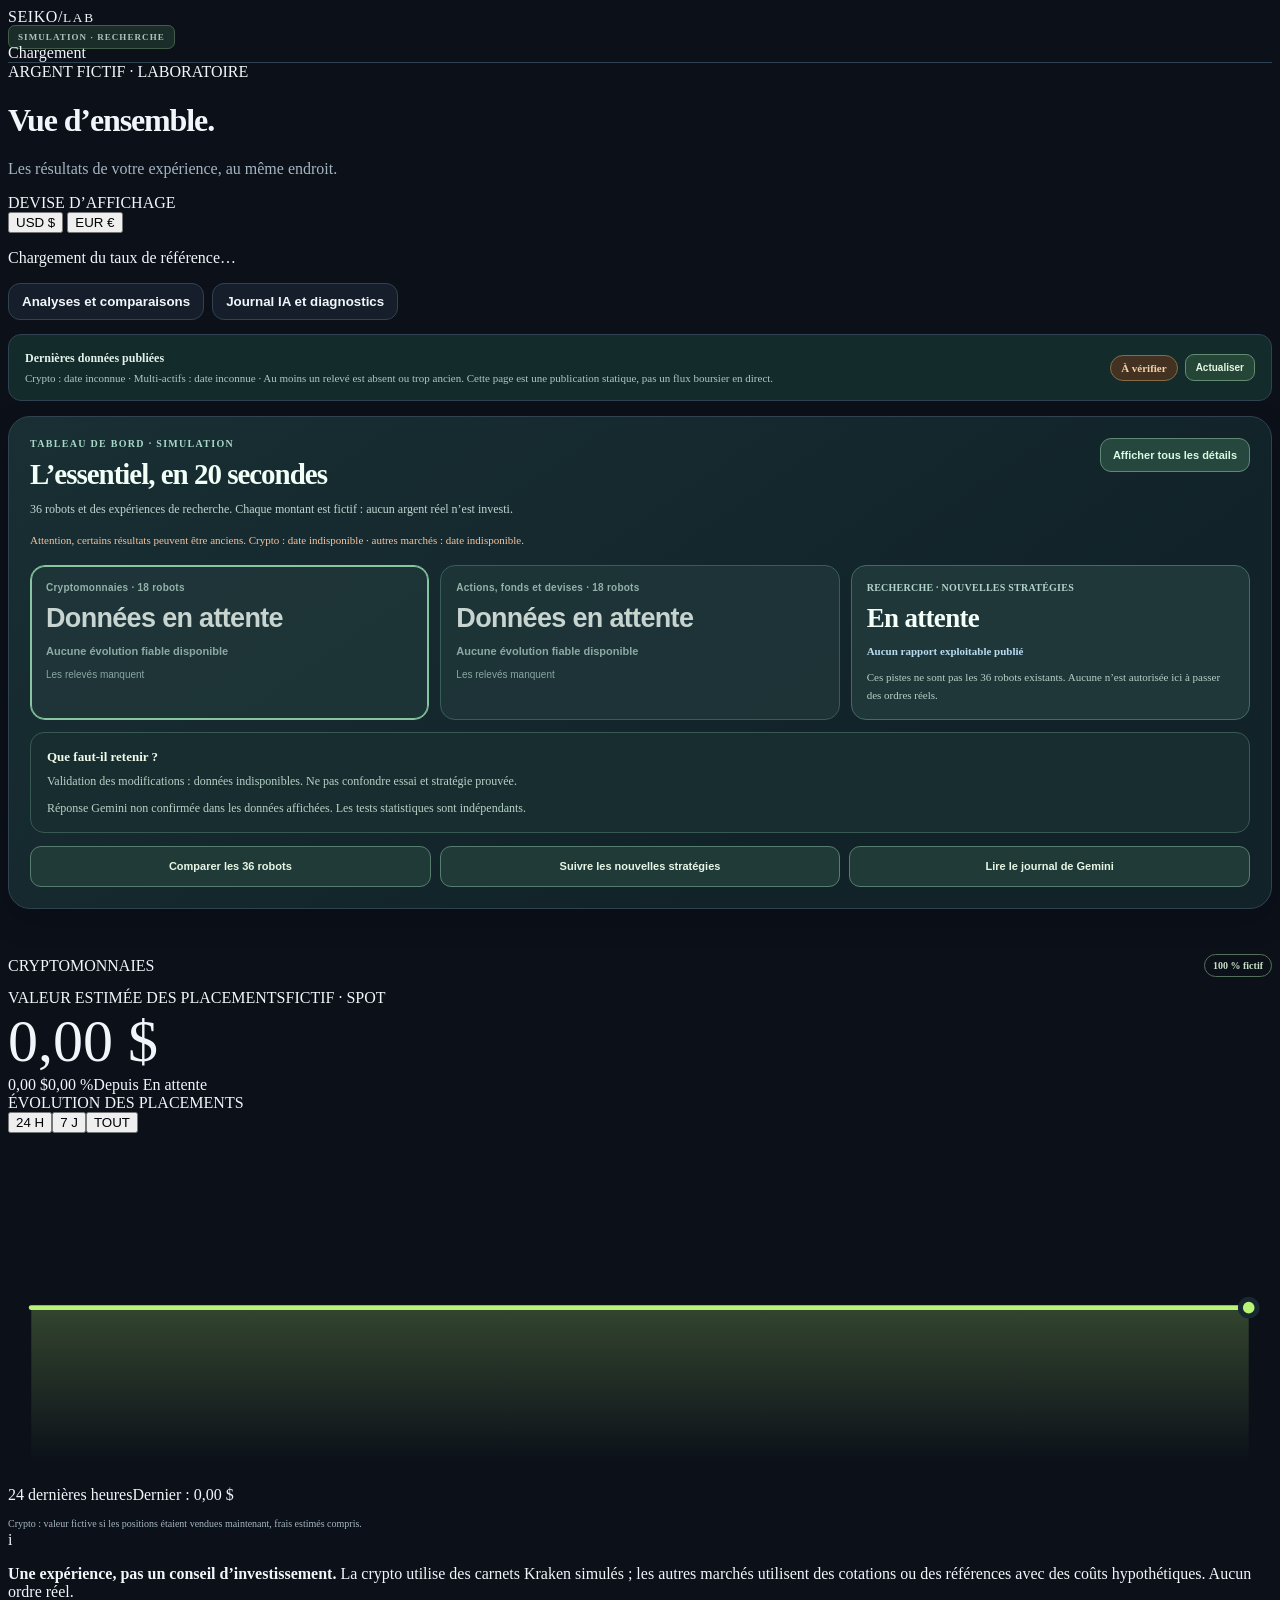
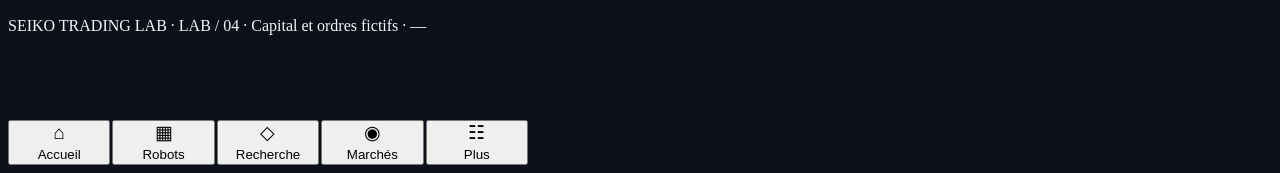
<file: site/index.html>
<!doctype html>
<html lang="fr"><head><meta charset="utf-8"><meta name="viewport" content="width=device-width,initial-scale=1,viewport-fit=cover"><meta name="theme-color" content="#0b1019"><meta name="description" content="Seiko Lab : 36 robots, deux portefeuilles de simulation et une recherche multi-marchés transparente."><title>Seiko Lab — Simulations et recherche</title><style>/*__CSS__*/</style><link rel="stylesheet" href="./lab04-overview.css?v=4"><link rel="stylesheet" href="./lab04-analysis.css?v=4.2"><link rel="stylesheet" href="./lab04-markets.css?v=4"><link rel="stylesheet" href="./lab04-clarity.css?v=5"><link rel="stylesheet" href="./lab04-simple.css?v=6"><link rel="stylesheet" href="./lab04-guide.css?v=7"><link rel="stylesheet" href="./lab04-focus.css?v=8"><link rel="stylesheet" href="./lab04-premium.css?v=1"></head>
<body><div class="app-shell" id="app">
<header class="topbar"><div class="brand" aria-label="Seiko Lab"><div class="brand-icon"><span></span><span></span><span></span></div><div class="brand-word">SEIKO<span class="brand-slash">/</span><small>LAB</small></div></div><span class="release-tag" aria-label="Version de l’interface">SIMULATION · RECHERCHE</span><div class="live-status" id="live-status"><span class="status-light"></span><span id="status-text">Chargement</span></div></header>
<div class="page-heading"><span class="eyebrow" id="page-eyebrow">ARGENT FICTIF · LABORATOIRE</span><h1 id="page-title">Vue d’ensemble<span class="title-period">.</span></h1><p id="page-subtitle">Les résultats de votre expérience, au même endroit.</p></div>
<div class="display-currency" aria-label="Devise d'affichage">
  <div class="display-currency-controls"><span class="display-currency-label">DEVISE D’AFFICHAGE</span>
    <div class="display-currency-switch" role="group" aria-label="Passer de dollars en euros">
      <button type="button" data-currency="USD" class="is-active" aria-pressed="true">USD <span>$</span></button>
      <button type="button" data-currency="EUR" aria-pressed="false">EUR <span>€</span></button>
    </div>
  </div>
  <p class="display-fx-note" id="fx-note">Chargement du taux de référence…</p>
</div>
<main>
<div class="premium-shortcuts" aria-label="Accès aux analyses détaillées"><button type="button" data-view="analysis">Analyses et comparaisons</button><button type="button" data-view="desk">Journal IA et diagnostics</button></div>
<section id="view-home" class="view is-visible" aria-label="Tableau de bord des expériences">
<section class="lab-freshness" aria-label="Fraîcheur des relevés"><div><strong>Dernières données publiées</strong><p id="lab-freshness-detail">Vérification de la dernière publication…</p></div><div class="lab-freshness-actions"><span id="lab-freshness-badge">Vérification</span><button id="lab-refresh" type="button" title="Recharger les derniers relevés publiés">Actualiser</button></div></section>
<section class="ait-beginner-note"><strong>Tu regardes quoi ici ?</strong>
<p>36 robots testent des idées avec de l’argent fictif : 20 $ chacun, soit 720 $ au total. Les gains et pertes affichés sont simulés, pas de l’argent à retirer.</p>
<details><summary>Comprendre capital, position et rendement</summary><p><b>Capital</b> : valeur actuelle de la mise de départ. <b>Position</b> : ce que le robot détient. <b>Rendement</b> : évolution en pourcentage depuis le début.</p></details></section>
<section class="ait-journey" aria-label="Comment fonctionne ce laboratoire ?">
 <div class="ait-journey-heading"><strong>Comment ça fonctionne, en une minute</strong><span>Tout est fictif</span></div>
 <div class="ait-step-track" aria-label="Étapes de fonctionnement">
  <span>1. Observer les prix</span><span>2. Simuler les décisions</span><span>3. Mesurer les résultats</span><span>4. Tester les idées de l'IA</span>
 </div>
 <details><summary>Comprendre chaque étape, avec des exemples</summary>
  <ol class="ait-journey-list">
   <li><strong>Les marchés fournissent des prix.</strong> Par exemple, le prix observé d'un bitcoin. Si une source ne répond pas, nous ne fabriquons pas de prix.</li>
   <li><strong>Chaque robot suit sa propre règle.</strong> L'un conserve son placement, un autre cherche une hausse de prix, un troisième attend une baisse. Il peut acheter, vendre ou ne rien faire.</li>
   <li><strong>Chaque décision est simulée.</strong> Un achat virtuel utilise une partie des 20 $ du robot, avec des frais estimés. Rien n'est envoyé à une banque ou à une plateforme de trading.</li>
   <li><strong>Le site suit ce qu'il reste.</strong> Valeur du placement + argent non investi = valeur totale estimée du robot. La courbe montre l'évolution de cette valeur.</li>
   <li><strong>Gemini propose des expériences.</strong> Son avis ne prouve pas qu'une stratégie fonctionne. Une autre partie du programme vérifie les résultats sur de nouvelles données, les frais et les baisses possibles.</li>
   <li><strong>Les changements sont bloqués tant que les preuves manquent.</strong> Les robots de référence ne sont jamais modifiés et aucun ordre réel n'est possible.</li>
  </ol>
 </details>
 <details class="ait-words"><summary>Dictionnaire des mots du site</summary>
 <dl>
  <dt>Capital et valeur actuelle</dt><dd>Argent virtuel encore disponible, plus valeur estimée du placement que le robot détient.</dd>
  <dt>Gain, perte, variation ou rendement</dt><dd>Différence depuis les 20 $ fictifs de départ, exprimée en dollars ou en pourcentage. Rien n'est retirable.</dd>
  <dt>Liquidités</dt><dd>Part de l'argent fictif qui n'est pas investie dans un actif à ce moment.</dd>
  <dt>Position et unités</dt><dd>Ce que le robot possède virtuellement et sa quantité ; une fraction de bitcoin peut être minuscule.</dd>
  <dt>Période de prix ou bougie</dt><dd>Une période de prix déjà terminée, par exemple une heure. Le robot évite de décider sur une période encore en cours.</dd>
  <dt>Frais, spread et glissement</dt><dd>Coûts simulés : commissions, écart entre prix pour acheter et vendre, et différence possible lors d'une exécution.</dd>
  <dt>Robot témoin</dt><dd>Robot qui conserve simplement son actif pour servir de point de comparaison.</dd>
  <dt>Variante en test</dt><dd>Autre version de la stratégie essayée séparément sur de nouveaux prix, sans changer le robot.</dd>
  <dt>Gemini</dt><dd>IA qui analyse les rapports et propose des essais. Elle ne passe pas les ordres et n'approuve pas directement les changements.</dd>
  <dt>Baleine et transfert</dt><dd>Une baleine serait un acteur très important. Une adresse qui déplace une grosse somme n'est pas forcément une baleine et ne prouve aucun achat.</dd>
  <dt>Action, ETF, devise et crypto</dt><dd>Différents types d'actifs. Certains cours sont indicatifs ou retardés ; ils ne sont pas des prix d'exécution garantis.</dd>
 </dl></details>
</section>
<div class="lab-overview">
 <div class="lab-overview-top"><div><span class="eyebrow">SIMULATIONS · SANS ARGENT RÉEL</span><h2>Deux équipes de robots.<br><span>Des essais sans argent réel.</span></h2></div><div class="lab-overview-counter"><strong id="overview-bots">36</strong><small>robots<br>expérimentaux</small></div></div>
 <p>Deux groupes indépendants de 18 robots. Clique sur un groupe pour voir sa valeur actuelle, sa hausse ou sa baisse. Les deux historiques ne sont pas mélangés.</p>
 <div class="lab-tiles" role="group" aria-label="Sélectionner un portefeuille">
  <button class="lab-tile is-selected" type="button" data-lab="crypto" aria-pressed="true">
   <span class="lab-tile-top"><span class="lab-tile-glyph">₿</span><span class="lab-tile-status">CRYPTO · SIMULATION</span></span>
   <span class="lab-tile-name">Crypto <small>18 stratégies · 20 $ / robot</small></span>
   <span class="lab-tile-value" id="overview-crypto-value">—</span>
   <span class="lab-tile-bottom"><span id="overview-crypto-return">—</span><span id="overview-crypto-age">—</span></span>
  </button>
  <button class="lab-tile" type="button" data-lab="multi" aria-pressed="false">
   <span class="lab-tile-top"><span class="lab-tile-glyph">◈</span><span class="lab-tile-status">ACTIONS ET AUTRES MARCHÉS</span></span>
   <span class="lab-tile-name">Multi-actifs <small>18 stratégies · 20 $ / robot</small></span>
   <span class="lab-tile-value" id="overview-multi-value">—</span>
   <span class="lab-tile-bottom"><span id="overview-multi-return">—</span><span id="overview-multi-age">—</span></span>
  </button>
 </div>
</div>
<article class="hero-card"><div class="hero-context"><span id="hero-portfolio-kind" class="eyebrow">PORTEFEUILLE CRYPTO</span><span class="hero-context-badge">100 % fictif</span></div><div class="hero-glow" aria-hidden="true"></div><div class="hero-head"><span class="overline" id="hero-capital-label">VALEUR DES PLACEMENTS FICTIFS</span><span class="hero-small-tag">USD · FICTIF</span></div><div class="hero-money" id="portfolio-value">—</div><div class="hero-performance"><span id="portfolio-profit" class="profit-amount">—</span><span id="portfolio-percent" class="profit-percent">—</span><span class="hero-meta" id="hero-since">depuis son lancement</span></div><div class="chart-toolbar"><span class="section-overline">ÉVOLUTION DES PLACEMENTS</span><div class="range-control" id="range-control" role="group" aria-label="Période du graphique"><button data-range="1d" class="is-active">24 H</button><button data-range="7d">7 J</button><button data-range="all">TOUT</button></div></div><div class="portfolio-chart" id="portfolio-chart" role="img" aria-label="Courbe du capital fictif"><div class="chart-empty">Lecture des relevés…</div></div><div class="chart-foot"><span id="chart-period">Historique des simulations</span><span id="chart-last">—</span></div><p class="chart-clarification" id="chart-clarification">Valorisation après frais de sortie estimés. Historique propre à cette expérience.</p></article>
<div class="quick-stats"><article class="quick-stat"><div class="stat-icon bots-icon">◈</div><div><span class="stat-label">ROBOTS SUIVIS</span><strong id="stat-bots">—</strong></div></article><article class="quick-stat"><div class="stat-icon deals-icon">↗</div><div><span class="stat-label">ACHATS ET VENTES FICTIFS</span><strong id="stat-trades">—</strong></div></article></div>
<section class="journey-card" aria-label="Suivi de l’expérience" id="experiment-timeline">
  <div class="journey-top"><div><span class="eyebrow">JOURNAL DE BORD</span><h2>Notre expérience, jour après jour.</h2></div><span class="journey-day" id="lab-day">J+0</span></div>
  <div class="journey-data"><div><small>PREMIÈRE SIMULATION</small><strong id="lab-start">—</strong></div><div><small>DURÉE ÉCOULÉE</small><strong id="lab-duration">—</strong></div></div>
  <div class="journey-progress-head"><span>Premier bilan · 7 jours</span><strong id="lab-progress-label">—</strong></div>
  <div class="journey-progress" role="progressbar" aria-label="Avancement vers le bilan des sept jours" aria-valuemin="0" aria-valuemax="100" aria-valuenow="0" id="lab-progress"><span id="lab-progress-fill"></span></div>
  <div class="journey-foot"><span>Départ <strong>28 oct.</strong></span><span id="lab-review">Bilan <strong>4 nov.</strong></span></div>
</section>
<div class="section-header"><div><span class="eyebrow">FOCUS CRYPTO</span><h2>À suivre dans le labo</h2></div><button class="text-action" id="open-all-robots">Tous les robots <span>↗</span></button></div><div class="highlights" id="highlights"></div>
<div class="notice"><div class="notice-badge">i</div><p><strong>Une expérience, pas un conseil d’investissement.</strong> La crypto utilise des carnets Kraken simulés ; les autres marchés utilisent des cotations ou des références avec des coûts hypothétiques. Aucun ordre réel.</p></div></section>
<section id="view-robots" class="view" aria-label="Tous les robots" hidden>
<section class="ait-page-explain"><strong>Comment lire les robots ?</strong><p>Chaque ligne correspond à un robot avec sa propre mise de 20 $ fictifs. <b>Valeur</b> : combien vaudrait son argent actuellement. <b>Variation</b> : ce qu'il a gagné ou perdu depuis le départ. Ouvre une fiche pour voir ses décisions et ce qu'il possède.</p></section>
<div class="robot-lab-switch" role="group" aria-label="Univers des stratégies">
 <button type="button" data-robot-lab="all" class="is-active" aria-pressed="true"><span>Tous</span><small id="switch-all-count">36</small></button>
 <button type="button" data-robot-lab="crypto" aria-pressed="false"><span>Crypto</span><small>18</small></button>
 <button type="button" data-robot-lab="multi" aria-pressed="false"><span>Multi-actifs</span><small>18</small></button>
</div>
<div class="robot-page-intro"><span class="eyebrow">36 STRATÉGIES / 2 EXPÉRIENCES</span><p>Chaque robot démarre avec 20 $ fictifs. La variation indique simplement s’il a gagné ou perdu. Appuie sur un robot pour voir ce qu’il possède.</p></div>
<div class="robots-tools"><div class="search-wrap"><svg viewBox="0 0 24 24" fill="none" stroke="currentColor" stroke-width="1.8"><circle cx="10.7" cy="10.7" r="6.5"/><path d="m16 16 5 5"/></svg><input id="robot-search" type="search" placeholder="Rechercher une stratégie…" aria-label="Rechercher un robot"></div><label class="sort-label">TRIER <select id="robot-sort"><option value="return">Performance</option><option value="activity">Activité</option><option value="name">Nom</option></select></label></div>
<div class="filter-list" id="robot-filters" role="group" aria-label="Filtrer les robots"><button data-filter="all" class="is-active">Tous</button><button data-filter="positive">En hausse</button><button data-filter="negative">En baisse</button><button data-filter="inactive">Sans opération</button></div><div class="asset-filter-bar" id="crypto-asset-filters" role="group" aria-label="Filtrer par cryptomonnaie"><span>ACTIF</span><button data-coin="all" class="is-active">Tous</button><button data-coin="BTC">₿ BTC</button><button data-coin="ETH">Ξ ETH</button><button data-coin="SOL">◎ SOL</button></div>
<div class="list-caption"><span id="robots-count">— stratégies</span><span>VALEUR / VARIATION</span></div><div id="robot-list" class="robot-list"></div></section>
<section id="view-candidates" class="view" aria-label="Nouveaux robots expérimentaux" hidden><div class="research-idea"><h2>Nouveaux robots expérimentaux</h2><p>Suivi indépendant des 36 robots historiques. Capital fictif de départ : 20 dollars par stratégie, aucun ordre réel.</p><label for="candidate-select">Choisir une stratégie</label><select id="candidate-select"></select><div id="candidate-summary"></div><div id="candidate-chart"></div><p id="candidate-chart-note"></p></div></section>
<section id="view-analysis" class="view" aria-label="Analyse" hidden>
<section class="ait-page-explain"><strong>À quoi sert cette page ?</strong><p>Le laboratoire compare les robots, observe les gros transferts publics et vérifie si de nouvelles idées méritent d'être testées. <b>« En test » ne signifie pas « rentable ».</b> Les chiffres compliqués restent consultables plus bas, si tu veux aller plus loin.</p><p class="ait-dynamic" id="ait-proof-state">Lecture des résultats de validation…</p></section>
<details class="ait-words"><summary>Pourquoi aucune amélioration n'est encore approuvée ?</summary><p>Une idée est comparée à la stratégie d'origine sur de nouveaux prix, après sa création. Le laboratoire demande au moins 14 jours pour les cryptos et 30 jours pour les autres marchés, assez d'achats suivis de ventes et de nouveaux relevés. Il contrôle aussi les frais doublés, les baisses importantes et les prix manquants. Cela évite de confondre un coup de chance avec une vraie amélioration.</p></details>
<section class="research-panel" aria-labelledby="research-title">
 <div class="research-panel-head"><div>
  <span class="eyebrow">OBSERVATION AUTOMATIQUE</span>
  <h2 id="research-title">Ce que le labo apprend<span class="title-period">.</span></h2>
  <p>La progression des robots, les analyses de Gemini et les mouvements importants du marché en mots simples.</p>
 </div><span id="research-ai-state" class="research-panel-state">En attente</span></div>
 <div class="research-panel-metrics">
  <div><small>ROBOTS ANALYSÉS</small><strong id="research-bots">—</strong></div>
  <div><small>PISTES À VÉRIFIER</small><strong id="research-eligible">—</strong></div>
  <div><small>NOUVELLES IDÉES</small><strong id="research-ideas">—</strong></div>
 </div>
 <p id="research-status" class="research-panel-status">Première analyse automatique en attente.</p>

 <details class="lab-advanced"><summary>Fonctionnement technique et état du système</summary>
 <div class="research-panel-details" id="lab-operations-panel">
  <div class="section-header compact"><div><span class="eyebrow">TRANSPARENCE · FEUILLE DE ROUTE VIVANTE</span><h3>État réel du laboratoire</h3></div></div>
  <p class="micro-note" id="operations-status">Diagnostic des données et workflows en cours.</p>
  <div class="research-idea-list" id="operations-roadmap"></div>
  <details class="research-panel-details"><summary>Alertes de fiabilité et derniers workflows</summary>
   <div class="research-idea-list" id="operations-alerts"></div>
  </details>
  <p class="micro-note">Les expériences sont fictives. Les états « en test » ou « partiel » indiquent des limites encore présentes, pas une réussite garantie.</p>
 </div>
 <div class="research-panel-details" id="lab-hourly-panel">
  <div class="section-header compact"><div><span class="eyebrow">RECHERCHE INTRAJOURNALIÈRE</span><h3>Études horaires et candidats prospectifs</h3></div></div>
  <p class="micro-note" id="hourly-study-status">Premiers tests horaires en attente.</p>
  <div class="research-idea-list" id="hourly-study-list"></div>
  <p class="micro-note">Kraken 60 minutes ; backtests séparés chronologiquement, frais simulés et comparaisons au Hold. Les valorisations futures sont des approximations de simulation, non des transactions exécutables.</p>
 </div>
 </details>
 <div class="research-panel-details" id="robot-evolution-panel">
  <div class="section-header compact"><div><span class="eyebrow">JOURNAL DES DÉCISIONS · 36 ROBOTS</span><h3>Les améliorations en cours</h3></div></div>
  <p class="micro-note" id="evolution-summary">État des propositions, tests et réglages individuels en cours de chargement.</p>
  <div class="research-panel-metrics">
   <div><small>ROBOTS SUIVIS</small><strong id="evolution-total">—</strong></div>
   <div><small>VARIANTES EN TEST</small><strong id="evolution-testing">—</strong></div>
   <div><small>MODIFICATIONS VALIDÉES</small><strong id="evolution-activated">—</strong></div>
  </div>
  <details class="lab-advanced"><summary>Voir le détail des tests de chaque robot</summary>
<label class="micro-note" for="evolution-filter">Afficher les robots</label>
  <select id="evolution-filter" aria-label="Filtrer les robots par état">
   <option value="all">Les 36 robots</option>
   <option value="crypto">Crypto</option>
   <option value="multi">Multi-actifs</option>
   <option value="testing_proposal">En test</option>
   <option value="tuning_activated">Réglages activés automatiquement</option>
  </select>
  <div class="research-idea-list" id="evolution-bot-list" aria-live="polite"></div>
  <details class="research-panel-details">
   <summary>Historique détaillé des décisions et modifications</summary>
   <div id="evolution-event-list" class="research-idea-list"></div>
  </details>
  <p class="micro-note">Les 12 robots Hold sont des témoins immuables. Une IA peut suggérer un réglage, mais seule une comparaison prospective indépendante après frais peut autoriser sa modification en simulation. Aucun ordre réel, ni code IA exécuté.</p>
 </details>
 </div>
<details class="lab-advanced"><summary>Indicateurs de marché et études approfondies</summary>
<div class="research-panel-details" id="market-intelligence-panel">
  <div class="section-header compact"><div><span class="eyebrow">DONNÉES EXTERNES VÉRIFIÉES</span><h3>Intelligence de marché</h3></div></div>
  <div class="research-panel-metrics">
   <div><small>SENTIMENT DU MARCHÉ</small><strong id="intel-sentiment">—</strong></div>
   <div><small>TVL DEFI ETHEREUM</small><strong id="intel-ethereum">—</strong></div>
   <div><small>STABLECOINS USD</small><strong id="intel-stablecoins">—</strong></div>
  </div>
  <p class="micro-note" id="intel-whales">Baleines : aucun wallet vérifié configuré.</p>
  <p class="micro-note">Sources : <a href="https://alternative.me/crypto/fear-and-greed-index/" target="_blank" rel="noopener">Alternative.me</a> et <a href="https://defillama.com/" target="_blank" rel="noopener">DeFiLlama</a>. Indicateurs descriptifs, jamais des ordres d'achat.</p>
 </div>
 <div class="research-panel-details" id="market-pulse-panel">
  <div class="section-header compact"><div><span class="eyebrow">VEILLE AUTOMATIQUE · 2 H</span><h3>État du marché</h3></div></div>
  <p class="micro-note" id="pulse-status">Chargement de l'étude des marchés.</p>
  <div class="research-idea-list" id="market-pulse-assets"></div>
  <p class="micro-note" id="pulse-whales">Échantillon de transferts publics en attente.</p>
  <p class="micro-note">Les transferts de stablecoins ne prouvent aucun achat ou vente. Échantillon limité, pas de couverture exhaustive.</p>
 </div>
 </details>
<div class="research-panel-details" id="whale-radar-panel">
  <div class="section-header compact"><div><span class="eyebrow">ETHEREUM · TRANSFERTS PUBLICS</span><h3>Mouvements importants détectés</h3></div></div>
  <p id="whale-radar-status" class="micro-note">Chargement de l'échantillon USDC/USDT.</p>
  <div class="whale-radar-stats"><div><small>GROS TRANSFERTS</small><strong id="whale-radar-count">—</strong></div><div><small>ADRESSES REPÉRÉES</small><strong id="whale-radar-wallets">—</strong></div><div><small>NOUVEAUX MOUVEMENTS</small><strong id="whale-radar-new">—</strong></div></div>
  <h4>Mouvements les plus importants</h4>
  <div id="whale-radar-highlights" class="research-idea-list"></div>
  <details class="lab-advanced"><summary>Autre réseau crypto : Base (facultatif)</summary>
  <div class="research-panel-details" id="base-usdc-panel">
   <strong>Autre réseau : Base</strong>
   <p id="base-usdc-status" class="micro-note">Échantillon USDC en préparation.</p>
   <div id="base-usdc-list" class="research-idea-list"></div>
  </div></details>
  <details class="radar-details"><summary>Adresses actives dans l'échantillon</summary><div id="whale-radar-addresses" class="research-idea-list"></div></details>
  <details class="lab-advanced"><summary>Voir les adresses suivies et leur historique</summary><h4>Suivi d’adresses publiques</h4>
  <p id="whale-radar-follow-status" class="micro-note">Collecte complémentaire en attente.</p>
  <div id="whale-radar-follow-list" class="research-idea-list"></div></details>
  <p class="micro-note">Montants nominaux approximatifs. Flux entrants/sortants calculés uniquement dans l'échantillon, pas solde complet. Aucune identité de baleine, aucune transaction d'achat/vente ni opportunité de trading vérifiée. <a href="https://eth.blockscout.com/" target="_blank" rel="noopener noreferrer">Source : Blockscout</a>.</p>
 </div>
 <details class="lab-advanced"><summary>Expériences et statistiques avancées</summary>
<div class="research-panel-details" id="forward-incubator-panel">
  <div class="section-header compact"><div><span class="eyebrow">INCUBATEUR PROSPECTIF</span><h3>Nouveaux challengers autonomes</h3></div></div>
  <p class="micro-note" id="forward-incubator-status">Expériences prospectives en préparation.</p>
  <div class="research-idea-list" id="forward-incubator-list"></div>
  <p class="micro-note">Paramètres issus d'une grille statistique contrôlée, jamais du code exécuté depuis une réponse IA. Capital fictif : 20 $ par candidat, sans modifier les 36 robots de référence.</p>
 </div>
 <div class="research-panel-details">
  <div class="section-header compact"><div><span class="eyebrow">TESTS DÉJÀ EXÉCUTÉS</span><h3>Challengers historiques</h3></div></div>
  <p class="micro-note">Comparaison sur 8 fenêtres chronologiques par actif, avec frais simulés. Aucun résultat ne garantit une performance future.</p>
  <div class="research-idea-list" id="challenger-evaluations"></div>
 </div>
 <div class="research-panel-details" id="ai-review-panel">
  <div class="section-header compact"><div><span class="eyebrow">IA / DIAGNOSTIC DE ROBUSTESSE</span><h3>Optimisation sous contrôle</h3></div></div>
  <p class="micro-note" id="ai-review-summary">Lecture des tests historiques en attente.</p>
  <div class="research-idea-list" id="ai-experiment-list"></div>
  <p class="micro-note">Ces pistes n’ajustent pas les 36 robots. Une amélioration n’est retenue qu’après de nouveaux tests hors échantillon, frais et risque compris.</p>
 </div>
 <details class="research-panel-details">
  <summary>Consulter les hypothèses et leurs critères de validation</summary>
  <div id="research-idea-list" class="research-idea-list"></div>
 </details>
 </details>
<p class="research-panel-footer" id="research-updated">Historique des robots préservé. Aucun ordre réel.</p>
</section>
<details class="lab-advanced lab-compare"><summary>Comparaison et explications techniques (facultatif)</summary>
<section class="cross-analysis" aria-labelledby="cross-analysis-title">
 <div class="cross-analysis-heading"><div><span class="eyebrow">DEUX EXPÉRIENCES DISTINCTES</span><h2 id="cross-analysis-title">Comparer sans confondre.</h2><p>Les mises de départ sont identiques, mais les dates, les marchés et la qualité des cotations diffèrent. Aucun résultat n'est encore validé.</p></div><span class="cross-analysis-pill" id="cross-analysis-stage">Échantillon insuffisant</span></div>
 <div class="cross-scorecard" id="cross-scorecard"></div>
 <div class="cross-chart-wrap"><div class="cross-chart-head"><strong>Historique du portefeuille multi-actifs</strong><small>Valorisation depuis le démarrage</small></div><div id="multi-analysis-chart" class="cross-chart"></div></div>
 <div class="cross-risk-grid" id="cross-risk-grid"></div>
 <p class="cross-method">Crypto : carnet Kraken et frais taker simulés. Multi-actifs : cotations publiques non officielles / références BCE et coûts estimés. Les dividendes et la fiscalité ne sont pas encore traités.</p>
</section>
<div class="analysis-intro"><span class="eyebrow">LIRE AU-DELÀ DES CHIFFRES</span><h2>Zoom sur les cryptos.</h2><p>Analyse spécifique aux 18 robots crypto. Les autres stratégies sont évaluées séparément ci-dessus.</p></div>
<div class="analysis-stats"><article class="analysis-tile"><span>STRATÉGIES EN GAIN</span><strong id="analysis-winners">—</strong><small>Rendement supérieur à zéro</small></article><article class="analysis-tile"><span>STRATÉGIES EN PERTE</span><strong id="analysis-losers">—</strong><small>Rendement inférieur à zéro</small></article><article class="analysis-tile"><span>FRAIS SIMULÉS</span><strong id="analysis-fees">—</strong><small>Frais cumulés modélisés</small></article><article class="analysis-tile"><span>STRATÉGIES INACTIVES</span><strong id="analysis-idle">—</strong><small>Aucun ordre encore passé</small></article></div>
<article class="surface analysis-card"><div class="section-header compact"><div><span class="eyebrow">PAR CRYPTOMONNAIE</span><h2>Performance des groupes</h2></div></div><div id="asset-breakdown" class="asset-breakdown"></div><p class="micro-note">Somme des résultats des robots associés à chaque actif ; ce n'est pas le rendement du marché lui-même.</p></article>
<article class="surface analysis-card insight-card" id="experiment-insights"><div class="section-header compact"><div><span class="eyebrow">QUALITÉ DES RÉSULTATS</span><h2>Les chiffres derrière le classement</h2></div><span class="insight-tag" id="insight-samples">— relevés</span></div>
<div class="insight-grid"><div class="insight-metric"><small>BAISSE MAXIMALE OBSERVÉE</small><strong id="insight-drawdown">—</strong><span>Portefeuille total · relevés disponibles</span></div><div class="insight-metric"><small>ROBOTS AYANT TRADÉ</small><strong id="insight-activity">—</strong><span>Au moins une transaction</span></div><div class="insight-metric"><small>MEILLEUR ROBOT</small><strong id="insight-best">—</strong><span id="insight-best-name">—</span></div><div class="insight-metric"><small>PLUS FAIBLE ROBOT</small><strong id="insight-worst">—</strong><span id="insight-worst-name">—</span></div></div><p class="micro-note">La baisse maximale n’est calculée que sur les relevés enregistrés : elle ne décrit pas toutes les variations intra-bougie.</p></article>
<article class="surface analysis-card"><div class="section-header compact"><div><span class="eyebrow">POINTS DE COMPARAISON</span><h2>Nos robots face à « acheter et conserver »</h2></div></div><div class="benchmark-grid" id="benchmark-grid"></div><p class="micro-note">Comparaison indicative par crypto : rendement moyen des stratégies actives contre le robot Hold du même actif, depuis le début du test. Les risques et les fréquences de transaction diffèrent.</p></article>
<article class="surface analysis-card review-card"><div class="section-header compact"><div><span class="eyebrow">CALENDRIER DU LABORATOIRE</span><h2>Les prochains rendez-vous</h2></div></div><div class="review-milestones"><div><span class="milestone-index">01</span><div><strong>Premier bilan · J+7</strong><small id="review-one">—</small></div></div><div><span class="milestone-index">02</span><div><strong>Comparaison des améliorations · J+14</strong><small id="review-two">—</small></div></div></div><p class="micro-note">Dates de référence pour analyser les résultats. Une semaine reste insuffisante pour prouver qu’une stratégie est rentable à long terme.</p></article>



<article class="surface analysis-card" id="trade-journal">
  <div class="section-header compact"><div><span class="eyebrow">JOURNAL DES ORDRES</span><h2>Pourquoi les robots ont agi.</h2></div><span class="insight-tag">Opérations simulées</span></div>
  <p class="micro-note">Heure, conditions du signal, prix estimé et frais pour chaque tentative enregistrée. Une exécution simulée ne représente pas une transaction passée sur un compte réel.</p>
  <div class="trade-journal-list" id="trade-journal-list"></div>
  <button class="text-action trade-show-all" id="trade-journal-toggle" type="button" hidden>Afficher les événements</button>
</article>
<article class="surface analysis-card"><span class="eyebrow">PROTOCOLE D’EXPÉRIENCE</span><h2>Comment lire nos chiffres</h2><div class="method-list"><div><span>01</span><p><strong id="initial-per-robot">20 $ fictifs par robot.</strong> Tous partent du même montant initial, indépendamment.</p></div><div><span>02</span><p><strong>Coûts intégrés.</strong> Les frais et les coûts estimés dépendent du marché : 0,8 % taker pour le modèle crypto V2 ; modèle indicatif distinct pour les titres.</p></div><div><span>03</span><p><strong>Simulations distinctes.</strong> Les carnets Kraken sont observés après signal ; les prix actions/ETF et taux BCE ne garantissent aucune exécution réelle.</p></div><div><span>04</span><p><strong>Pas de conclusion hâtive.</strong> Quelques heures ou jours ne prouvent pas qu'un robot est rentable.</p></div></div></article></details></section>

<section id="view-explore" class="view" aria-label="Explorer les marchés" hidden>
  <section class="ait-page-explain"><strong>Pourquoi observer les marchés ?</strong><p>Les robots ont besoin de prix pour prendre leurs décisions fictives. Ici tu vois ce qu'ils suivent. Un prix affiché peut être retardé ou indicatif ; cela ne signifie pas qu'on pourrait réellement acheter à ce prix.</p><details><summary>Qu'est-ce qu'une action, un ETF ou une devise ?</summary><p><b>Action :</b> petite part d'une entreprise. <b>ETF :</b> fonds qui réunit plusieurs titres. <b>Devise :</b> monnaie, par exemple l'euro face au dollar. <b>Crypto :</b> actif numérique comme le bitcoin. Tous ces placements peuvent perdre de la valeur.</p></details></section>
<div class="market-intro">
    <span class="eyebrow">MARCHÉS ACTIFS / PROSPECTION</span>
    <h2>Les marchés,<br>en clair<span class="title-period">.</span></h2>
    <p>Neuf instruments suivis dans une expérience séparée, puis treize univers supplémentaires à étudier. Sources, qualité des prix et limites sont détaillées sans embellir les résultats.</p>
  </div>
  <section class="multi-live" aria-labelledby="multi-title">
  <div class="multi-live-header">
    <div><span class="eyebrow">NOUVELLE EXPÉRIENCE · CAPITAL SÉPARÉ</span><h2 id="multi-title">Robots multi-marchés<span class="title-period">.</span></h2></div>
    <span id="multi-live-state" class="multi-state">Préparation</span>
  </div>
  <p class="multi-intro">Micro-simulation : 20 $ fictifs par robot sur actions, ETF, métaux et références de devises. Les ordres sont fictifs ; les prix et coûts des nouveaux marchés sont des estimations, pas des exécutions de courtier.</p>
  <div id="multi-live-empty" class="multi-empty">Moteur installé. En attente de la première collecte de prix validés. Aucun rendement n'est inventé.</div>
  <div id="multi-live-body" hidden>
    <div class="multi-stats">
      <div><small>CAPITAL FICTIF INITIAL</small><strong id="multi-initial">—</strong></div>
      <div><small>VALEUR ESTIMÉE</small><strong id="multi-current">—</strong></div>
      <div><small>RÉSULTAT NET ESTIMÉ</small><strong id="multi-profit">—</strong></div>
      <div><small>ROBOTS / COTATIONS</small><strong id="multi-coverage">—</strong></div>
    </div>
    <p class="multi-updated" id="multi-updated">—</p>
    <div id="multi-market-groups" class="multi-market-groups"></div>
    <details class="multi-log"><summary>Dernières décisions des robots <span id="multi-event-count">—</span></summary><div id="multi-event-list" class="multi-event-list"></div></details>
    <p class="multi-caution">Scénario à 20 $ : fractions d’actions hypothétiques, non confirmées par un courtier. Cotations publiques et coûts estimés. Frais annuels des ETF intégrés aux cotations, mais distributions/dividendes et fiscalité pas encore modélisés. Les ETF américains présentés ne sont pas automatiquement accessibles aux particuliers en France. Les taux BCE ne sont pas des prix Forex négociables.</p>
  </div>
</section>
<div class="market-overview" aria-label="État du laboratoire multi-marchés">
    <div><strong id="market-universe-count">—</strong><span>Univers à explorer</span></div>
    <div><strong id="market-strategy-count">—</strong><span>Pistes de stratégies</span></div>
    <div><strong id="market-active-count">—</strong><span>Laboratoires actifs</span></div>
  </div>
  <div class="market-workflow"><span class="eyebrow">NOTRE MÉTHODE</span>
    <div class="market-phases">
      <div><span>01</span><strong>Collecter</strong><small>Prix et conditions de marché fiables</small></div>
      <div><span>02</span><strong>Rejouer</strong><small>Backtest sans regarder le futur</small></div>
      <div><span>03</span><strong>Simuler</strong><small>Ordres, délais, frais et refus</small></div>
      <div><span>04</span><strong>Évaluer</strong><small>Rendement net, risque et stabilité</small></div>
    </div>
  </div>
  <div class="market-section-heading"><div><span class="eyebrow">RÉSERVE D’IDÉES</span><h2>Autres pistes de recherche</h2></div><span id="market-visible-count" class="market-visible-count">—</span></div>
  <div class="market-search-wrap"><svg aria-hidden="true" viewBox="0 0 24 24" fill="none" stroke="currentColor" stroke-width="1.8"><circle cx="10.7" cy="10.7" r="6.5"/><path d="m16 16 5 5"/></svg><input id="market-search" type="search" placeholder="Rechercher un marché ou une stratégie…" aria-label="Rechercher un marché"></div>
  <div class="market-filters" role="group" aria-label="Filtrer les marchés">
    <button type="button" class="is-active" data-market-filter="all" aria-pressed="true">Tous</button>
    <button type="button" data-market-filter="active" aria-pressed="false">Actifs</button>
    <button type="button" data-market-filter="connect" aria-pressed="false">À connecter</button>
    <button type="button" data-market-filter="research" aria-pressed="false">En étude</button>
    <button type="button" data-market-filter="high_risk" aria-pressed="false">Risques élevés</button>
  </div>
  <div id="market-grid" class="market-grid"></div>
  <div class="market-disclaimer"><strong>Pas de performances inventées.</strong> Les marchés sans données et sans moteur d’exécution validé restent des pistes de recherche. Aucun argent réel, aucun effet de levier et aucune connexion à un courtier ne sont activés par ce catalogue.</div>
</section>
</main>
<footer class="site-footer">SEIKO TRADING LAB <span>·</span> LAB / 04 <span>·</span> Capital et ordres fictifs <span>·</span> <span id="footer-update">—</span></footer></div>
<section id="view-desk" class="view" aria-label="Journal de Gemini et actualités de marché" hidden>
 <section class="ait-page-explain"><strong>Ce que fait réellement Gemini</strong><p>Gemini analyse les marchés, les informations économiques et les résultats, puis peut proposer des règles nouvelles de stratégie. <b>Il ne passe pas d'ordres et ne modifie pas directement les robots.</b> L'atelier conserve ses hypothèses et les compare à l'historique et aux témoins. Ces tests ne prouvent pas une rentabilité future.</p><div class="ait-proof-grid" id="ait-gemini-proof" role="status">Vérification des propositions et des résultats…</div>
 <p class="ait-dynamic" id="ait-gemini-nuance">Contrôle indépendant des conclusions de Gemini en cours…</p>
 <details class="ait-gemini-suggestions"><summary>Voir les idées exactes proposées par Gemini et leur statut</summary>
  <div class="ait-activity-list" id="ait-gemini-ideas">Chargement des propositions…</div>
  <p>Ces idées restent fictives et non approuvées. Un signal plus prudent ne réduit pas automatiquement l'argent investi ni le risque.</p>
 </details>
 <details><summary>Comment savoir si une idée est bonne ?</summary><p>Une bonne idée doit gagner face à la version actuelle sur de <b>nouvelles observations</b>, rester acceptable lorsque les frais augmentent, et ne pas provoquer de baisse trop forte. Pour l'instant, aucune amélioration n'a franchi tous ces contrôles.</p></details></section>
 <section class="research-panel" id="gemini-desk-panel">
  <div class="research-panel-head"><div>
   <span class="eyebrow">AVIS IA · EXPÉRIENCES FICTIVES</span>
   <h2>Ce que fait Gemini<span class="title-period">.</span></h2>
   <p>Décisions horodatées, essais virtuels, patchnotes et actualités de sources identifiées.</p>
  </div><span class="research-panel-state" id="desk-ai-status">En attente</span></div>
  <div class="research-panel-metrics">
   <div><small>ROBOTS SUIVIS</small><strong id="desk-bots">—</strong></div>
   <div><small>VARIANTES EN TEST</small><strong id="desk-tests">—</strong></div>
   <div><small>EXPÉRIENCES FICTIVES</small><strong id="desk-experiments">—</strong></div>
  </div>
  <p id="desk-last-report" class="micro-note">Données en cours de publication.</p>
  <p id="lab-gemini-diagnostic" class="micro-note" role="status">Statut réel de Gemini en cours de lecture.</p>
  <section class="research-panel-details" id="desk-daily-panel">
   <div class="section-header compact"><div>
    <span class="eyebrow">BILAN QUOTIDIEN AUTOMATIQUE · HEURE DE PARIS</span>
    <h3>Le résumé de la journée</h3>
   </div></div>
   <p class="micro-note">Chaque jour : recherches effectuées, décisions, conclusions et prochaines observations. Une réponse de Gemini n'est attribuée à l'IA que si elle a réellement été reçue.</p>
   <label for="desk-daily-date" class="micro-note">Choisir une journée</label>
   <select id="desk-daily-date" aria-label="Choisir la date du rapport quotidien"></select>
   <p id="desk-daily-status" class="micro-note">Premier bilan en préparation.</p>
   <div id="desk-daily-content" class="research-idea-list" aria-live="polite"></div>
  </section>
  <div class="research-panel-details" id="strategy-foundry-panel">
    <div class="section-header compact"><div>
     <span class="eyebrow">RECHERCHE AUTONOME · MÉMOIRE SCIENTIFIQUE</span>
     <h3>Atelier de nouvelles stratégies</h3>
    </div></div>
    <p id="strategy-foundry-summary" class="micro-note">Première base de recherche en attente.</p>
    <p id="strategy-optimizer-status" class="micro-note">Recherche automatique en préparation.</p>
    <p id="strategy-evolution-status" class="micro-note">Mutations de règles en préparation.</p>
    <p id="strategy-architect-status" class="micro-note">Recombinaison créative en préparation.</p>
    <p id="strategy-scientific-status" class="micro-note">Mémoire scientifique en attente de relevés.</p>
    <p id="strategy-director-status" class="micro-note">Agent chercheur : aucun plan encore publié.</p>
    <p id="strategy-competition-status" class="micro-note">Compétition fictive en attente de nouvelles journées.</p>
    <p id="strategy-manual-review-status" class="micro-note">Aucun accès à l'argent réel ; validation humaine obligatoire.</p>
    <p class="micro-note">Gemini décrit des règles dans un langage contrôlé. Le programme les teste sur des cours historiques, avec frais, frais doublés, pertes maximales et comparaison à « acheter et conserver ». Ce n'est pas encore une preuve de rentabilité future.</p>
    <div id="strategy-foundry-ideas" class="research-idea-list"></div>
   </div>
  <details class="lab-advanced"><summary>Voir les tests techniques du laboratoire</summary>
<div class="research-panel-details"><div class="section-header compact"><div>
   <span class="eyebrow">RADAR DE RECHERCHE</span><h3>Marchés à étudier</h3>
  </div></div><p class="micro-note">Replis, tendances et volatilité d'après les dernières clôtures Kraken. Ce ne sont pas des signaux d'achat.</p>
  <div id="desk-market-watch" class="research-idea-list"></div></div>
  <div class="research-panel-details"><div class="section-header compact"><div>
   <span class="eyebrow">LABORATOIRE PROSPECTIF</span><h3>Expériences autonomes : Gemini et moteur quantitatif</h3>
  </div></div><div id="desk-placements" class="research-idea-list"></div>
  <p class="micro-note">20 dollars fictifs par expérience. Frais modélisés ; aucun accès à un courtier et aucun résultat futur garanti.</p></div>
  <div class="research-panel-details"><div class="section-header compact"><div>
   <span class="eyebrow">NOTES DE VERSION FACTUELLES</span><h3>Décisions et patchnotes</h3>
  </div></div><div id="desk-patchnotes" class="research-idea-list"></div></div>
  </details>
<div class="research-panel-details"><div class="section-header compact"><div>
   <span class="eyebrow">VEILLE ÉCONOMIQUE & CRYPTO</span><h3>Actualités et pistes à examiner</h3>
  </div></div><p class="micro-note">Titres des éditeurs d’origine. Une actualité ou un gros transfert n’est pas une recommandation d’achat.</p>
  <div id="desk-news" class="research-idea-list"></div></div>
  <details class="lab-advanced"><summary>Lire les notes techniques de Gemini</summary>
<div class="research-panel-details"><div class="section-header compact"><div>
   <span class="eyebrow">INTERPRÉTATIONS DE GEMINI</span><h3>Notes de recherche</h3>
  </div></div><div id="desk-notes" class="research-idea-list"></div></div></details>
 </section>
</section>
<nav class="bottom-nav" aria-label="Navigation principale"><div class="bottom-nav-inner">
<button class="nav-button is-active" data-view="home" aria-current="page"><span aria-hidden="true">⌂</span><span>Accueil</span></button>
<button class="nav-button" data-view="robots"><span aria-hidden="true">▦</span><span>Robots</span></button>
<button class="nav-button" data-view="candidates"><span aria-hidden="true">◇</span><span>Recherche</span></button>
<button class="nav-button" data-view="explore"><span aria-hidden="true">◉</span><span>Marchés</span></button>
<button class="nav-button" data-view="desk"><span aria-hidden="true">☷</span><span>Plus</span></button>
</div></nav>
<div class="sheet-layer" id="robot-sheet" hidden><div class="sheet-backdrop" id="sheet-backdrop"></div><section class="robot-sheet" role="dialog" aria-modal="true" aria-labelledby="sheet-name" tabindex="-1"><div class="sheet-handle"></div><button class="close-sheet" id="close-sheet" aria-label="Fermer la fiche">×</button><div class="sheet-heading"><span id="sheet-coin" class="coin-icon"></span><div><span class="eyebrow">FICHE DU ROBOT</span><h2 id="sheet-name">—</h2><p id="sheet-category">—</p></div></div><div class="sheet-kpis"><div><span>Capital</span><strong id="sheet-capital">—</strong></div><div><span>Variation depuis le départ</span><strong id="sheet-return">—</strong></div></div><div class="lab-robot-holdings" aria-label="Composition du portefeuille fictif">
  <div><small>MISE DE DÉPART</small><strong id="sheet-initial">20 $</strong></div>
  <div><small>LIQUIDITÉS RESTANTES</small><strong id="sheet-cash">—</strong></div>
  <div><small>QUANTITÉ DÉTENUE</small><strong id="sheet-units">—</strong></div>
  <div><small>POSITION</small><strong id="sheet-position">—</strong></div>
 </div>
 <div class="sheet-chart-wrap"><div class="section-overline">ÉVOLUTION DE L’ARGENT FICTIF</div>
 <div class="sheet-range" role="group" aria-label="Choisir la durée du graphique du robot"><button type="button" data-sheet-range="1d">24 H</button><button type="button" data-sheet-range="7d">7 J</button><button type="button" data-sheet-range="all" class="is-active">TOUT</button></div>
 <div id="sheet-chart" class="sheet-chart"></div><p class="micro-note" id="sheet-chart-context">Dates et observations en préparation.</p>
 <p class="micro-note" id="sheet-chart-stats">Comparaison en cours.</p></div><details class="lab-advanced sheet-technical"><summary>Frais, opérations et autres détails techniques</summary><div class="sheet-metrics"><div><span>ACTIF</span><strong id="sheet-asset">—</strong></div><div><span>INTERVALLE</span><strong id="sheet-timeframe">—</strong></div><div><span>OPÉRATIONS</span><strong id="sheet-trades">—</strong></div><div><span>FRAIS SIMULÉS</span><strong id="sheet-fees">—</strong></div></div><div class="sheet-extra"><div><span>BAISSE MAX. OBSERVÉE</span><strong id="sheet-drawdown">—</strong></div><div><span>ÉCART AVEC LA CONSERVATION SIMPLE</span><strong id="sheet-benchmark">—</strong></div><p id="sheet-benchmark-note">Comparaison indicative entre stratégies différentes.</p></div>

</details><div class="strategy-description"><span class="eyebrow">Ce que fait ce robot</span><p id="sheet-description">—</p>
 <details class="ait-rule-details"><summary>Comment décide-t-il précisément quand acheter ou vendre ?</summary>
 <p id="ait-sheet-rule">Lecture de sa règle en cours…</p>
 <p>Le programme n’examine que des périodes de prix terminées. Les frais, les liquidités et la disponibilité de prix fiables peuvent empêcher un ordre fictif.</p></details>
 </div>
 <section class="ait-sheet-activity"><h3>Ses dernières décisions</h3>
  <p id="ait-sheet-activity-status">Vérification de son historique des opérations…</p>
  <div id="ait-sheet-activity-list" class="ait-activity-list"></div>
  <details><summary>Pourquoi le robot peut aussi ne rien faire ?</summary><p>Chaque stratégie attend certaines conditions de prix. Si elles ne sont pas réunies, ou si les informations sont insuffisantes, le robot peut conserver son argent disponible ou son placement. Ce n'est pas nécessairement une panne.</p></details>
 </section></section></div>
<script>const DATA=/*__DATA__*/{"updated":"En attente du premier relevé","rows":[],"history":[]};</script><script>/*__JS__*/</script>
<script src="./lab04-core.js?v=4" defer></script><script src="./lab04-home.js?v=4" defer></script><script src="./lab04-directory.js?v=4" defer></script><script src="./lab04-analysis.js?v=4" defer></script><script src="./lab04-research.js?v=5.1" defer></script><script src="./lab04-desk.js?v=4.8" defer></script><script src="./lab04-ops.js?v=1" defer></script><script src="./lab04-clarity.js?v=5" defer></script><script src="./lab04-simple.js?v=6" defer></script><script src="./lab04-guide.js?v=7" defer></script><script src="./lab04-focus.js?v=8" defer></script><script src="./lab04-candidates.js?v=2" defer></script></body></html>
</file>
<file: site/lab04-overview.css>
/* Seiko Lab / 04 — desktop and mobile portfolio overview */
.release-tag{font-size:9px;letter-spacing:.12em;font-weight:850;color:#aec4ba;border:1px solid #435b49;background:#1b2d28;padding:6px 9px;border-radius:7px;margin-left:auto;margin-right:10px;white-space:nowrap}
.lab-overview{border:1px solid #365645;border-radius:21px;background:radial-gradient(ellipse at 88% -24%,#2d574065,transparent 50%),linear-gradient(140deg,#1b2b2c,#101c29 73%);padding:27px;margin:0 0 15px}
.lab-overview-top{display:flex;align-items:flex-start;justify-content:space-between;gap:13px}
.lab-overview-top h2{font-size:clamp(27px,4.5vw,40px);line-height:1.12;letter-spacing:-.055em;margin:11px 0 0}
.lab-overview-top h2 span{color:var(--lime)}
.lab-overview-counter{display:flex;align-items:center;gap:10px;border:1px solid #526e54;padding:10px 13px;border-radius:12px;background:#20382a99}
.lab-overview-counter strong{font-size:29px;color:var(--lime);line-height:1}
.lab-overview-counter small{font-size:10px;color:#c0d8c1;line-height:1.4}
.lab-overview>p{font-size:12px;line-height:1.6;color:#a9c0b7;max-width:670px;margin:17px 0 22px}
.lab-tiles{display:grid;grid-template-columns:repeat(2,minmax(0,1fr));gap:11px}
.lab-tile{display:flex;flex-direction:column;gap:12px;min-width:0;text-align:left;border:1px solid #354f52;border-radius:15px;background:#13232d;color:var(--txt);padding:18px;transition:border-color .15s,transform .15s}
.lab-tile:hover{border-color:#719b6d;transform:translateY(-1px)}
.lab-tile.is-selected{border-color:#a4e58b;background:linear-gradient(138deg,#244331,#172d32);box-shadow:inset 0 0 0 1px #b9f47722}
.lab-tile-top{display:flex;align-items:center;justify-content:space-between;gap:8px}
.lab-tile-glyph{display:grid;place-items:center;width:34px;height:34px;flex:0 0 34px;background:#2d4433;color:var(--lime);border-radius:10px;font-size:21px}
.lab-tile-status{font-size:9px;letter-spacing:.04em;font-weight:750;color:#adc4ba;text-align:right}
.lab-tile-name{font-size:20px;font-weight:800;letter-spacing:-.035em;line-height:1.2}
.lab-tile-name small{display:block;font-size:11px;font-weight:500;color:#9db5bf;letter-spacing:0;line-height:1.45;margin-top:5px}
.lab-tile-value{font-size:clamp(23px,3vw,32px);letter-spacing:-.055em;font-weight:850;overflow-wrap:anywhere}
.lab-tile-bottom{display:flex;justify-content:space-between;align-items:center;gap:9px;border-top:1px solid #52685344;padding-top:10px}
.lab-tile-bottom>span:first-child{font-size:12px;font-weight:800}
.lab-tile-bottom>span:last-child{font-size:10px;color:#a5b8bb}
.hero-context{display:flex;justify-content:space-between;align-items:center;margin-bottom:12px}
.hero-context-badge{color:#c6dfc7;border:1px solid #56715b;border-radius:100px;padding:5px 8px;font-size:10px;font-weight:750}
.hero-card{min-height:380px;padding-top:27px}
.hero-card .hero-money{font-size:clamp(36px,5.5vw,60px)}
.chart-clarification{margin:12px 0 0;color:#a5b7bf;font-size:10px;line-height:1.5}
@media(max-width:540px){.release-tag{font-size:8px;padding:5px;margin-right:7px}.lab-overview{padding:17px 13px;border-radius:17px}.lab-overview-top h2{font-size:28px}.lab-overview-counter{padding:8px}.lab-overview-counter strong{font-size:25px}.lab-overview-counter small{font-size:9px}.lab-overview>p{font-size:11px}.lab-tiles{gap:8px}.lab-tile{padding:12px 10px;gap:9px;border-radius:12px}.lab-tile-glyph{width:29px;height:29px;flex-basis:29px;font-size:18px}.lab-tile-status{font-size:8px}.lab-tile-name{font-size:16px}.lab-tile-name small{font-size:10px}.lab-tile-value{font-size:clamp(20px,5vw,25px)}.lab-tile-bottom{flex-direction:column;align-items:flex-start;gap:3px}.lab-tile-bottom>span:last-child{font-size:9px}}
</file>
<file: site/lab04-analysis.css>
/* Seiko Lab / 04 — unified robot directory */
.robot-lab-switch{display:grid;grid-template-columns:repeat(3,minmax(0,1fr));gap:4px;background:#141f2b;border:1px solid #344757;padding:5px;border-radius:14px;margin:0 0 15px}
.robot-lab-switch button{border:0;background:none;color:#a2b3c0;border-radius:10px;padding:11px 7px;min-height:45px;font-weight:750;font-size:12px;display:flex;align-items:center;justify-content:center;gap:6px}
.robot-lab-switch button small{color:#b8c6ca;font-size:10px;background:#2a3a47;border-radius:6px;padding:2px 5px}
.robot-lab-switch button.is-active{background:#345340;color:var(--lime)}
.robot-lab-switch button.is-active small{background:#b9f47720;color:var(--lime)}
.robot-page-intro{display:flex;gap:5px 17px;align-items:baseline;flex-wrap:wrap;margin-bottom:19px}
.robot-page-intro p{color:var(--muted);font-size:11px;line-height:1.65;margin:0}
.robot-page-intro strong{color:#c8d9da}
.robot-row .lab-identifier{font-size:10px;font-weight:750;color:#97bba4;display:block;margin-top:4px}
.robot-row .quality-tag{font-size:10px;color:#a5b6c2;display:block;margin-top:4px}
.robot-row .coin-icon.is-market{font-size:12px;font-weight:850;color:var(--lime);background:#274032}
.cross-analysis{background:radial-gradient(ellipse at right top,#28443540,transparent 43%),#14222d;border:1px solid #3b5544;border-radius:19px;padding:23px;margin-bottom:27px}
.cross-analysis-heading{display:flex;align-items:start;justify-content:space-between;gap:12px}
.cross-analysis-heading h2{font-size:clamp(24px,3.6vw,32px);line-height:1.12;letter-spacing:-.045em;margin:9px 0}
.cross-analysis-heading p{font-size:12px;line-height:1.65;color:var(--muted);max-width:650px;margin:0}
.cross-analysis-pill{white-space:nowrap;font-size:10px;font-weight:750;padding:8px 9px;border-radius:8px;border:1px solid #66583b;background:#342c22;color:#e7d2a3}
.cross-scorecard{display:grid;grid-template-columns:repeat(2,minmax(0,1fr));gap:11px;margin:20px 0 14px}
.cross-score{min-width:0;border:1px solid #38514b;border-radius:14px;background:#1a2934;padding:17px}
.cross-score-top{display:flex;justify-content:space-between;align-items:center;gap:8px}
.cross-score-top strong{font-size:14px}
.cross-score-top small{font-size:10px;color:#acc3c3}
.cross-score-money{display:block;font-weight:850;font-size:clamp(21px,2.9vw,30px);letter-spacing:-.045em;overflow-wrap:anywhere;margin:12px 0 8px}
.cross-score-meta{display:flex;justify-content:space-between;gap:9px;color:#a3b5bf;font-size:10px}
.cross-score-meta em{font-style:normal;font-weight:800}
.cross-chart-wrap{background:#111e29;border:1px solid #304958;border-radius:12px;padding:17px 15px;margin:12px 0}
.cross-chart-head{display:flex;flex-wrap:wrap;justify-content:space-between;gap:7px}
.cross-chart-head strong{font-size:12px}
.cross-chart-head small{font-size:10px;color:var(--muted)}
.cross-chart{height:176px;margin-top:10px}
.cross-risk-grid{display:grid;grid-template-columns:repeat(3,minmax(0,1fr));gap:9px;margin-top:12px}
.cross-risk-grid>div{background:#172630;border:1px solid #354b4e;border-radius:10px;padding:12px}
.cross-risk-grid small{font-size:10px;line-height:1.5;color:#a1b7bf;display:block}
.cross-risk-grid strong{font-size:17px;display:block;margin-top:5px}
.cross-method{font-size:10px;line-height:1.75;color:#aabcc2;margin:14px 0 0}
@media(max-width:750px){.cross-analysis-heading{flex-direction:column}.cross-risk-grid{grid-template-columns:repeat(2,minmax(0,1fr))}}
@media(max-width:530px){.robot-lab-switch button{gap:4px;font-size:11px;padding:9px 4px}.robot-lab-switch button small{font-size:9px}.cross-analysis{padding:17px 12px}.cross-scorecard{gap:8px}.cross-score{padding:12px}.cross-score-top{flex-direction:column;align-items:flex-start}.cross-score-money{font-size:22px}.cross-risk-grid>div{padding:10px}}


/* Daily research panel */
.research-panel{background:#16272c;border:1px solid #3f5b47;border-radius:17px;padding:20px;margin-bottom:23px}
.research-panel-head{display:flex;justify-content:space-between;gap:12px}
.research-panel-head h2{font-size:25px;margin:8px 0}
.research-panel-head p,.research-panel-status{font-size:12px;line-height:1.6;color:#adbec1}
.research-panel-state{font-size:10px;color:#c9e0ca;border:1px solid #4d7458;padding:7px;border-radius:8px;height:max-content}
.research-panel-metrics{display:grid;grid-template-columns:repeat(3,minmax(0,1fr));gap:9px;margin:17px 0}
.research-panel-metrics>div{background:#1a2e32;border:1px solid #344f47;border-radius:10px;padding:12px}
.research-panel-metrics small{font-size:9px;color:#acc5b9;display:block;line-height:1.4}
.research-panel-metrics strong{font-size:24px;color:var(--lime);display:block;margin-top:6px}
.research-panel-details{border-top:1px solid #3e5546;padding-top:15px}
.research-panel-details summary{color:var(--lime);font-size:12px;font-weight:750;cursor:pointer}
.research-idea-list{display:grid;gap:8px;margin-top:12px}
.research-idea{padding:12px;border:1px solid #3b514b;background:#1a2e35;border-radius:10px}
.research-idea strong{font-size:12px}
.research-idea p,.research-idea small{font-size:11px;line-height:1.5;color:#b5c8c4;margin:6px 0 0;display:block}
.research-panel-footer{font-size:10px;color:#a4b8b6;margin:13px 0 0}
@media(max-width:560px){.research-panel{padding:15px}.research-panel-head{flex-direction:column}.research-panel-metrics{gap:6px}.research-panel-metrics>div{padding:8px 6px}}


/* Individual AI robot evolution / immutable audit trail */
#robot-evolution-panel{margin:18px 0;border-color:#587b5c}
#robot-evolution-panel h3{letter-spacing:-.02em}
#evolution-filter{width:100%;max-width:350px;display:block;margin:8px 0 13px;padding:11px 13px;border:1px solid #526e62;border-radius:10px;background:#15282e;color:#e4eee9;font-size:12px;cursor:pointer}
#evolution-filter:focus-visible{outline:2px solid var(--lime);outline-offset:2px}
#evolution-bot-list{max-height:590px;overflow-y:auto;overscroll-behavior:contain;padding-right:5px}
#evolution-bot-list .research-idea{border-left:3px solid #648a79;overflow-wrap:anywhere}
#evolution-event-list{max-height:380px;overflow-y:auto}
#evolution-event-list .research-idea{background:#182b30}
@media(min-width:780px){#evolution-bot-list{grid-template-columns:repeat(2,minmax(0,1fr))}}

/* Dedicated Gemini news and experimentation desk */
#view-desk .research-panel{background:linear-gradient(150deg,#16272c,#15232e);margin-bottom:90px}
#view-desk .research-panel-details{margin-top:18px}
#view-desk .research-idea{overflow-wrap:anywhere;border-left:3px solid #577c6f}
#view-desk .research-idea a{display:inline-block;margin-top:10px;color:var(--lime);font-size:11px;font-weight:700;text-decoration:underline;text-underline-offset:3px}
#view-desk .research-idea a:hover{color:#f0ffd2}
#view-desk .research-idea small{color:#93b3b8}
</file>
<file: site/lab04-markets.css>
/* Seiko Lab / 04 — details and information hierarchy */
.market-intro h2{font-size:clamp(30px,4.3vw,40px)}
.market-research-fold{margin-top:23px;border:1px solid #354c56;border-radius:15px;background:#121e29;padding:18px 17px}
.market-research-fold>summary{color:var(--lime);cursor:pointer;font-size:13px;font-weight:850;list-style-position:inside;line-height:1.65}
.market-research-fold[open]>summary{margin-bottom:19px}
.market-research-fold .market-workflow{margin-top:0}
.market-section-heading{margin-top:25px}
.multi-live{margin-top:16px}
.multi-group{transition:border-color .17s}
.multi-group button.multi-group-link{width:100%;text-align:left;background:transparent;border:0;color:inherit;padding:0;cursor:pointer}
.multi-group button.multi-group-link:focus-visible{outline:2px solid var(--lime);outline-offset:4px}
.multi-group-link .multi-group-head:after{content:'›';color:var(--lime);font-size:24px;line-height:1}
.multi-group-summary{display:flex;justify-content:space-between;align-items:center;gap:12px;padding-top:12px;border-top:1px solid #304755}
.multi-group-summary strong{font-size:16px}
.multi-group-summary small{color:#a6b9c5;font-size:10px}
.multi-group-open{font-size:10px;color:var(--lime);margin-top:8px;display:block}
.multi-intro{margin-top:12px}
@media(min-width:800px){.bottom-nav-inner{max-width:520px}.app-shell{padding-bottom:85px}}
@media(max-width:430px){.topbar .brand-word small{font-size:8px}.bottom-nav-inner{max-width:calc(100% - 22px)}.nav-button{font-size:10px;min-width:0}.nav-button svg{height:19px;width:19px}}
</file>
<file: site/lab04-clarity.css>
/* LAB/05 supplemental readability — deliberately leaves the fixed five-tab navigation untouched. */
.lab-freshness{display:flex;align-items:center;justify-content:space-between;gap:14px;padding:13px 16px;margin:0 0 15px;border-radius:13px;border:1px solid #365847;background:#142b2c}
.lab-freshness strong{font-size:12px;color:#e2f2e9}
.lab-freshness p{margin:4px 0 0;color:#aec7c2;font-size:11px;line-height:1.55}
#lab-freshness-badge{white-space:nowrap;border:1px solid #53735d;border-radius:99px;background:#263f31;color:#c6f2ae;padding:6px 10px;font-size:11px;font-weight:750}
#lab-freshness-badge.is-stale{color:#f4d0a3;border-color:#876a46;background:#433222}
.lab-robot-holdings,.whale-radar-stats{display:grid;grid-template-columns:repeat(2,minmax(0,1fr));gap:8px;margin:14px 0}
.lab-robot-holdings>div,.whale-radar-stats>div{padding:12px;border:1px solid #344f51;border-radius:10px;background:#152b32;min-width:0}
.lab-robot-holdings small,.whale-radar-stats small{display:block;letter-spacing:.08em;font-size:9px;color:#9ab9b4;margin-bottom:4px}
.lab-robot-holdings strong,.whale-radar-stats strong{font-size:14px;color:#f0f7f5;overflow-wrap:anywhere}
#sheet-chart-context{margin:9px 0 0;font-size:10px;color:#9fbdb8;line-height:1.55}
#whale-radar-panel .radar-card{overflow-wrap:anywhere}
#whale-radar-panel a{display:inline-block;margin-top:8px;color:#c5f39c;font-size:11px;text-decoration:underline}
#whale-radar-panel h4{font-size:12px;margin:17px 0 9px}
.radar-details{margin-top:16px}
.radar-details summary{cursor:pointer;padding:11px;border:1px solid #40615b;border-radius:9px;font-size:12px}
.radar-details .research-idea-list{margin-top:11px}
@media(min-width:710px){.whale-radar-stats{grid-template-columns:repeat(3,minmax(0,1fr))}.lab-robot-holdings{grid-template-columns:repeat(4,minmax(0,1fr))}}
@media(max-width:560px){.lab-freshness{padding:11px 12px;align-items:flex-start}.lab-freshness p{font-size:10px}.lab-robot-holdings>div{padding:10px}.lab-robot-holdings strong{font-size:12px}}

.sheet-range{display:flex;gap:6px;justify-content:flex-end;margin:9px 0}
.sheet-range button{border:1px solid #3d5f54;border-radius:8px;background:#162d31;color:#b4cec7;padding:7px 10px;font-size:10px;font-weight:800}
.sheet-range button.is-active{background:#2b5037;border-color:#78a471;color:#e7ffe0}
#sheet-chart-stats{font-size:10px;color:#b7c9ca;line-height:1.5}

.lab-freshness-actions{display:flex;align-items:center;gap:7px;flex-wrap:wrap;justify-content:flex-end}
#lab-refresh{border:1px solid #638d72;border-radius:9px;padding:7px 10px;background:#254536;color:#e4f7e4;font-size:10px;font-weight:800;cursor:pointer}
#lab-refresh:focus-visible{outline:2px solid var(--lime);outline-offset:2px}
@media(max-width:560px){.lab-freshness-actions{flex-direction:column;align-items:stretch}#lab-refresh{padding:7px}}

/* Calm beginner-first disclosure: detailed research remains available on demand. */
.lab-advanced{margin:13px 0;border:1px solid #344f4a;border-radius:12px;background:#15262d;overflow:hidden}
.lab-advanced>summary{list-style:none;cursor:pointer;display:flex;align-items:center;justify-content:space-between;gap:12px;padding:14px 15px;color:#ddf0e9;font-size:12px;font-weight:750;line-height:1.55}
.lab-advanced>summary::-webkit-details-marker{display:none}
.lab-advanced>summary:after{content:"+";border-radius:50%;border:1px solid #66827a;display:grid;place-items:center;width:22px;height:22px;flex:none;font-size:16px;color:#c5e7ce}
.lab-advanced[open]>summary:after{content:"−"}
.lab-advanced[open]>summary{border-bottom:1px solid #35564f}
.lab-advanced>summary:focus-visible{outline:2px solid #b9f477;outline-offset:-3px}
.lab-advanced>.research-panel-details,.lab-advanced>.lab-advanced{margin:12px}
.lab-advanced>div.research-idea-list,.lab-advanced>label,.lab-advanced>select,.lab-advanced>p{margin-left:12px;margin-right:12px}
#view-analysis .lab-advanced>.research-panel-details{background:#17282f}
.sheet-technical{margin:14px 0}
.sheet-technical .sheet-metrics,.sheet-technical .sheet-extra{margin:12px;display:grid}
.ait-beginner-note{border:1px solid #597b65;border-radius:12px;background:#20352f;padding:13px 15px;margin:0 0 16px}
.ait-beginner-note>strong{font-size:13px;color:#e7f7e6}
.ait-beginner-note p{font-size:12px;line-height:1.65;color:#c5d5d0;margin:7px 0}
.ait-beginner-note details{font-size:11px;margin-top:8px}
.ait-beginner-note summary{cursor:pointer;color:#ccf2b8;font-weight:700;padding:6px 0}
#view-analysis #whale-radar-panel,#view-analysis #robot-evolution-panel{margin-top:16px}
@media(max-width:560px){.lab-advanced>summary{padding:12px;font-size:12px}.lab-advanced>.research-panel-details{margin:7px}.ait-beginner-note{padding:12px}.sheet-technical .sheet-metrics,.sheet-technical .sheet-extra{margin:9px}}
</file>
<file: site/lab04-simple.css>
/* AIT: novice-first layout, all diagnostics remain available on demand. */
.ait-beginner-note{padding:15px 17px;margin:0 0 16px;border-radius:14px;background:#17302c;border:1px solid #456f5b;color:#e8f4eb}
.ait-beginner-note>strong{display:block;font-size:15px}
.ait-beginner-note p{font-size:12px;line-height:1.65;color:#bfd3cb;margin:7px 0 0}
.ait-beginner-note details{margin-top:9px}
.ait-beginner-note summary{font-size:11px;color:#ccf5a8;cursor:pointer;font-weight:750}
.ait-beginner-snapshot{margin:15px 0 19px}
.ait-beginner-snapshot h3{font-size:20px;margin:0 0 13px;letter-spacing:-.025em;color:#e7f3ed}
.ait-summary-grid{display:grid;grid-template-columns:repeat(3,minmax(0,1fr));gap:10px}
.ait-summary-card{background:#1a3435;border:1px solid #3b6158;border-radius:12px;padding:14px;min-width:0}
.ait-summary-card small{display:block;color:#a9c4bc;font-size:10px;letter-spacing:.04em}
.ait-summary-card strong{display:block;color:#eff8f0;font-size:16px;margin:8px 0 6px;line-height:1.3}
.ait-summary-card p{font-size:11px;color:#c0d3d2;line-height:1.6;margin:0}
.ait-simple-caption{font-size:10px;line-height:1.5;color:#a6bdbc;margin-top:11px}
details.lab-advanced{margin:15px 0;border:1px solid #395852;border-radius:13px;padding:0 11px;background:#14282b}
details.lab-advanced>summary{cursor:pointer;padding:14px 3px;font-weight:750;font-size:12px;color:#cce6d4}
details.lab-advanced[open]>summary{border-bottom:1px solid #3c5a53;margin-bottom:12px}
details.lab-advanced .research-panel-details{margin:12px 0}
@media(max-width:660px){.ait-summary-grid{grid-template-columns:1fr;gap:8px}.ait-summary-card{padding:12px 13px}.ait-summary-card strong{font-size:15px}.ait-beginner-note{padding:13px 14px}}

/* Long descriptive robot names must stay legible on a narrow phone. */
.robot-row-name{white-space:normal;display:-webkit-box;-webkit-line-clamp:2;-webkit-box-orient:vertical;line-height:1.35;overflow:hidden}
.robot-row-middle{min-width:0}
@media(max-width:530px){.robot-row{gap:9px;padding:12px 10px}.robot-row-right{min-width:79px}.robot-row-right strong{font-size:14px}.robot-row-name{font-size:12px}.robot-row-sub{font-size:10px}}
</file>
<file: site/lab04-guide.css>
/* AIT / 07: teach the workflow first, keep forensic details optional. */
.ait-journey,.ait-page-explain{border:1px solid #466b58;border-radius:15px;background:#192e2b;padding:16px 18px;margin:0 0 17px;color:#dfede8}
.ait-journey-heading{display:flex;align-items:center;justify-content:space-between;gap:12px;flex-wrap:wrap}
.ait-journey-heading strong,.ait-page-explain>strong{font-size:15px;letter-spacing:-.01em}
.ait-journey-heading span{font-size:10px;color:#bce9b6;background:#2b4733;border-radius:9px;padding:5px 9px}
.ait-step-track{display:grid;grid-template-columns:repeat(4,minmax(0,1fr));gap:7px;margin:14px 0}
.ait-step-track span{font-size:11px;font-weight:700;line-height:1.5;color:#e4f4e7;background:#243d38;border:1px solid #47695c;border-radius:10px;padding:10px;min-width:0}
.ait-journey details,.ait-page-explain details,.ait-sheet-activity details{margin-top:12px}
.ait-journey summary,.ait-page-explain summary,.ait-sheet-activity summary{cursor:pointer;padding:9px 0;color:#c5ecad;font-size:12px;font-weight:700}
.ait-journey summary:focus-visible,.ait-page-explain summary:focus-visible,.ait-sheet-activity summary:focus-visible{outline:2px solid #b9f477;outline-offset:3px}
.ait-journey-list{padding-left:21px;margin:10px 0 0}
.ait-journey-list li{font-size:12px;line-height:1.65;margin-bottom:11px;color:#c1d7d0}
.ait-journey-list strong{color:#e9f6ee}
.ait-page-explain p{font-size:12px;line-height:1.7;color:#bbd0c8;margin:8px 0 0}
.ait-page-explain b{color:#e1f3e7}
.ait-page-explain .ait-dynamic{padding:8px 11px;border-left:3px solid #90c582;color:#e4f0d8;background:#21372f}
.ait-proof-grid{display:grid;grid-template-columns:repeat(3,minmax(0,1fr));gap:9px;margin-top:13px}
.ait-proof-cell{border:1px solid #4e6e5e;border-radius:11px;padding:13px;background:#253934;min-width:0}
.ait-proof-cell small{display:block;font-size:10px;color:#aacbbc}
.ait-proof-cell strong{font-size:15px;display:block;margin:8px 0 4px;color:#f0faec;overflow-wrap:anywhere}
.ait-proof-cell p{font-size:11px;line-height:1.55;margin:0;color:#c1d5c9}
.ait-sheet-activity{border:1px solid #3f5b51;border-radius:12px;padding:15px;margin-top:17px;background:#192e30}
.ait-sheet-activity h3{font-size:16px;color:#e8f7ee;margin:0 0 6px}
.ait-sheet-activity>p{font-size:12px;line-height:1.6;margin:7px 0 12px;color:#bfd4cc}
.ait-activity-list{display:grid;gap:8px}
.ait-activity-item{padding:11px 12px;border-radius:9px;border:1px solid #385851;background:#203737}
.ait-activity-item strong{display:block;font-size:12px;color:#eef9ed}
.ait-activity-item p{font-size:11px;line-height:1.6;color:#c2d5cf;margin:7px 0}
.ait-activity-item small{display:block;font-size:10px;color:#9fc5b5;line-height:1.5}
@media(max-width:700px){
 .ait-step-track{grid-template-columns:repeat(2,minmax(0,1fr))}
 .ait-proof-grid{grid-template-columns:1fr}
 .ait-journey,.ait-page-explain{padding:13px 14px}
 .ait-proof-cell{padding:11px}
 .ait-step-track span{padding:9px}
}

.ait-words{border:1px solid #3f5e55;background:#192b2e;border-radius:11px;padding:0 14px;margin:12px 0 19px;color:#cfe5d8}
.ait-words>summary{padding:13px 0;cursor:pointer;font-weight:750;font-size:12px;color:#d9f1d7}
.ait-words summary:focus-visible{outline:2px solid #b9f477;outline-offset:2px}
.ait-words dl{display:grid;grid-template-columns:minmax(112px,1fr) 2.4fr;gap:11px 16px;padding-bottom:12px;margin:7px 0}
.ait-words dt{font-size:12px;font-weight:800;color:#e8f4e9}
.ait-words dd{font-size:12px;line-height:1.65;color:#aecfc0;margin:0}
.ait-words>p{font-size:12px;line-height:1.7;color:#c2d7ce;padding-bottom:12px}
@media(max-width:560px){.ait-words dl{grid-template-columns:1fr;gap:2px}.ait-words dt{margin-top:10px}.ait-words dd{margin-bottom:5px}}

.ait-rule-details{border-top:1px solid #3b5a53;margin-top:12px;padding-top:4px}
.ait-rule-details>summary{cursor:pointer;color:#c8eeb0;font-size:12px;font-weight:750;padding:8px 0}
.ait-rule-details>p{font-size:12px;color:#c4d8ce;line-height:1.65;margin:7px 0}
.ait-rule-details>summary:focus-visible{outline:2px solid #b9f477;outline-offset:3px}
</file>
<file: site/lab04-focus.css>
/* Seiko Lab V8 : tableau de bord simple, tous les anciens écrans conservés. */
.ait-focus-panel{border:1px solid #3d6461;background:linear-gradient(145deg,#192f33,#112329 70%);border-radius:22px;padding:21px;margin:0 0 18px;color:#e9f8f2;box-shadow:0 10px 32px #0002}
.ait-focus-head{display:flex;align-items:flex-start;justify-content:space-between;gap:15px;margin-bottom:12px}
.ait-focus-eyebrow{display:block;font-size:10px;font-weight:800;letter-spacing:.13em;color:#a8d8c9}
.ait-focus-title{font-size:clamp(21px,3.5vw,29px);line-height:1.2;letter-spacing:-.035em;margin:8px 0;color:#f1fff7}
.ait-focus-intro{font-size:12px;line-height:1.65;color:#bed7cf;max-width:560px;margin:0}
.ait-focus-mode{flex:none;color:#d9f9e4;background:#25473d;border:1px solid #608975;border-radius:11px;padding:10px 12px;cursor:pointer;font-size:11px;font-weight:750}
.ait-focus-mode:hover,.ait-focus-link:hover{background:#345747}
.ait-focus-mode:focus-visible,.ait-focus-link:focus-visible,.ait-focus-wallet:focus-visible{outline:3px solid #b9f477;outline-offset:3px}
.ait-focus-freshness{color:#a9c9c0;font-size:11px;line-height:1.6;margin:10px 0 16px}
.ait-focus-freshness.ait-focus-warning{color:#f4c49f}
.ait-focus-grid{display:grid;grid-template-columns:repeat(3,minmax(0,1fr));gap:11px}
.ait-focus-wallet,.ait-focus-research{border:1px solid #426b64;border-radius:15px;padding:15px;background:#20373a;min-width:0;color:inherit;text-align:left;display:flex;flex-direction:column;gap:8px}
.ait-focus-wallet{cursor:pointer;transition:background .12s,border-color .12s}
.ait-focus-wallet.is-selected{border-color:#a4edbd;box-shadow:inset 0 0 0 1px #a4edbd}
.ait-focus-wallet:hover:not(:disabled){background:#284747}
.ait-focus-wallet:disabled{cursor:default;opacity:.8}
.ait-focus-wallet small,.ait-focus-research small{font-size:10px;line-height:1.4;color:#b2d3c9;font-weight:750;letter-spacing:.025em}
.ait-focus-value{font-size:clamp(20px,2.8vw,27px);line-height:1.18;letter-spacing:-.025em;overflow-wrap:anywhere;color:#f4fff8}
.ait-focus-delta{font-size:11px;font-weight:800;color:#aac9c1;line-height:1.55}
.ait-focus-wallet.ait-down .ait-focus-delta{color:#ffadb9}
.ait-focus-wallet.ait-up .ait-focus-delta{color:#a6eab6}
.ait-focus-research .ait-focus-delta{color:#b7dcf0}
.ait-focus-spark{display:block;width:100%;height:58px;overflow:visible}
.ait-focus-start,.ait-focus-nodata{font-size:10px;color:#a8c5c0;line-height:1.4}
.ait-focus-research p{font-size:11px;color:#b4d0c8;line-height:1.65;margin:auto 0 0}
.ait-focus-takeaway{background:#172d30;border:1px solid #385952;border-radius:14px;padding:14px 16px;margin-top:12px}
.ait-focus-takeaway strong{font-size:13px;color:#f1fbe9}
.ait-focus-takeaway p{margin:7px 0 0;font-size:12px;line-height:1.6;color:#b7d2c6}
.ait-focus-links{display:grid;grid-template-columns:repeat(3,minmax(0,1fr));gap:9px;margin-top:13px}
.ait-focus-link{cursor:pointer;text-align:center;border:1px solid #577d70;background:#203b37;color:#e7f5e5;font-size:11px;font-weight:800;line-height:1.4;border-radius:11px;padding:12px 8px}
.ait-route-guide{background:#18312f;border-left:3px solid #89cca2;border-radius:0 10px 10px 0;padding:11px 14px;margin:0 0 15px;color:#d7eade;font-size:12px;line-height:1.6}
.ait-route-guide[hidden]{display:none!important}
/* Mode clair : placer la décision et les chiffres avant les longues explications. */
body.ait-reading-simple #view-home .ait-beginner-note,
body.ait-reading-simple #view-home .ait-journey,
body.ait-reading-simple #view-home .lab-overview,
body.ait-reading-simple #view-home .quick-stats,
body.ait-reading-simple #view-home .journey-card,
body.ait-reading-simple #view-home > .section-header,
body.ait-reading-simple #view-home > .highlights{display:none!important}
body.ait-reading-simple .page-heading{margin-bottom:12px}
@media(max-width:900px){.ait-focus-grid{grid-template-columns:repeat(2,minmax(0,1fr))}.ait-focus-research{grid-column:1/-1}}
@media(max-width:570px){
 .ait-focus-panel{padding:16px 13px;border-radius:17px}
 .ait-focus-head{flex-direction:column;gap:12px}
 .ait-focus-mode{align-self:flex-start;padding:9px 11px}
 .ait-focus-grid{gap:8px}
 .ait-focus-wallet,.ait-focus-research{padding:12px 10px;border-radius:12px}
 .ait-focus-value{font-size:clamp(17px,5.1vw,23px)}
 .ait-focus-wallet small,.ait-focus-research small{font-size:9px}
 .ait-focus-links{grid-template-columns:1fr;gap:7px}
 .ait-focus-link{padding:10px}
 .ait-focus-spark{height:44px}
}
</file>
<file: site/lab04-premium.css>
/* Seiko Lab — premium fintech foundation. Presentation only; no simulation data or decisions. */
:root{--premium-bg:#0b1019;--premium-surface:#151e2a;--premium-raised:#1b2735;--premium-border:#314252;--premium-text:#f1f6fa;--premium-muted:#a5b5c2;--premium-accent:#b9f477;--premium-radius:16px;--premium-space:16px}
body{background:var(--premium-bg);color:var(--premium-text)}
.topbar{border-bottom:1px solid var(--premium-border)}
.brand-word{letter-spacing:.035em}
.brand-word small{letter-spacing:.13em}
.page-heading h1{letter-spacing:-.035em;line-height:1.13}
.page-heading p{color:var(--premium-muted)}
.lab-overview,.ait-focus-panel{border-color:var(--premium-border);box-shadow:0 12px 32px rgba(0,0,0,.13)}
.lab-freshness,.ait-beginner-note,.ait-journey,.ait-page-explain{border-color:var(--premium-border)}
.bottom-nav{border-top-color:var(--premium-border)}
.nav-button{transition:color .16s ease,background-color .16s ease}
.nav-button:focus-visible,button:focus-visible,a:focus-visible,summary:focus-visible{outline:2px solid var(--premium-accent);outline-offset:3px}
@media(prefers-reduced-motion:reduce){.nav-button{transition:none}}
@media(max-width:520px){.page-heading h1{font-size:clamp(26px,7vw,36px)}.lab-overview,.ait-focus-panel{border-radius:var(--premium-radius)}}

/* Five clear mobile destinations; detailed analysis remains accessible via shortcuts. */
.bottom-nav-inner{display:grid;grid-template-columns:repeat(5,minmax(0,1fr));gap:2px}
.bottom-nav .nav-button{min-width:0;display:flex;flex-direction:column;align-items:center;justify-content:center;gap:3px}
.bottom-nav .nav-button>span:first-child{font-size:19px;line-height:1.1}
.premium-shortcuts{display:flex;flex-wrap:wrap;gap:8px;margin:0 0 14px}
.premium-shortcuts button{border:1px solid var(--premium-border);border-radius:12px;background:var(--premium-surface);color:var(--premium-text);padding:10px 13px;font-weight:650}
.premium-shortcuts button:hover{border-color:var(--premium-accent)}
@media(max-width:420px){.premium-shortcuts button{flex:1 1 100%}.bottom-nav .nav-button{font-size:11px}}
</file>
